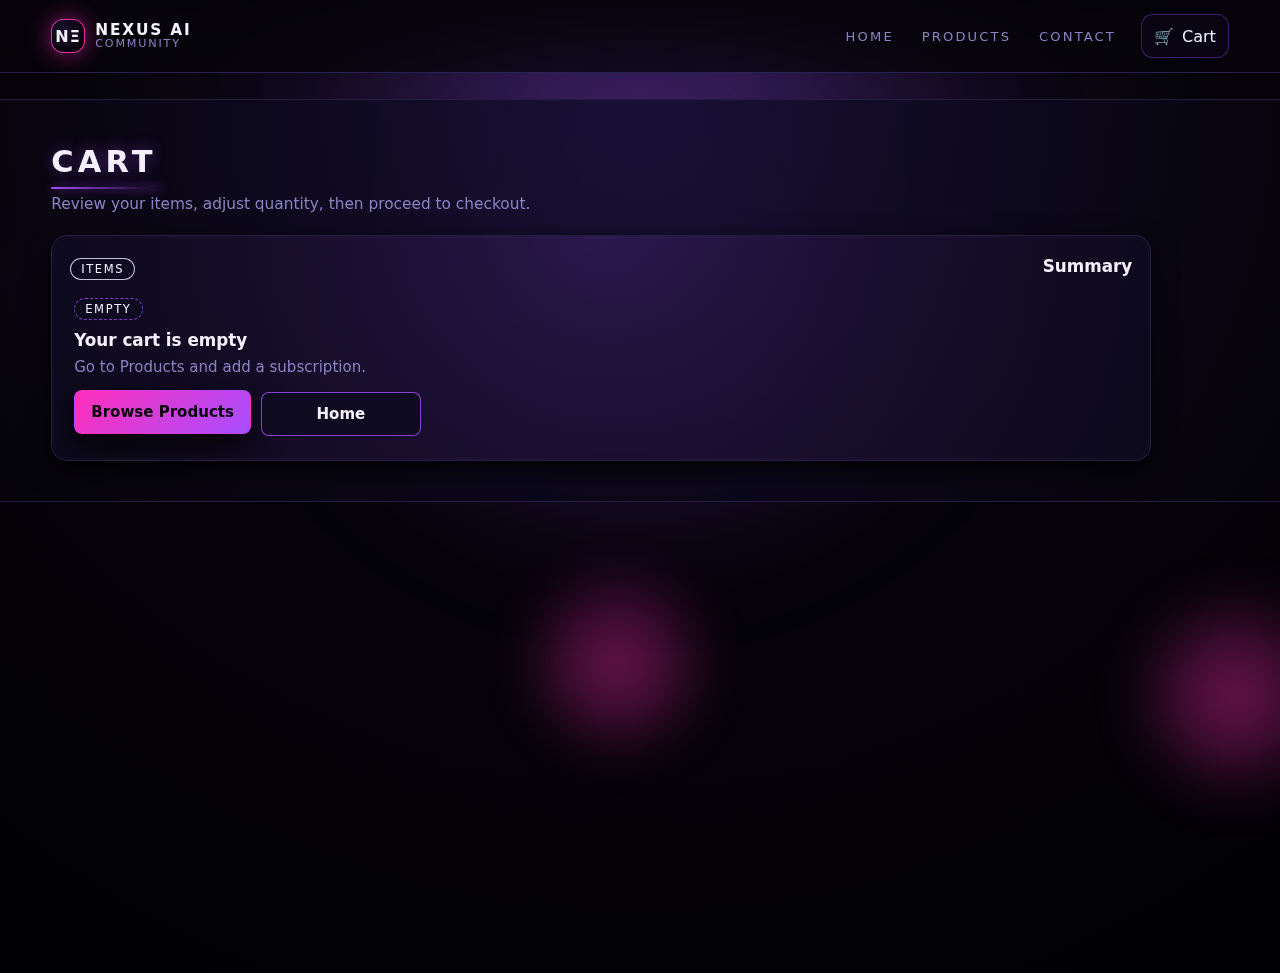
<file: cart.html>
<!DOCTYPE html>
<html lang="en">
<head>
  <meta charset="UTF-8" />
  <title>Nexus AI — Cart</title>
  <meta name="viewport" content="width=device-width, initial-scale=1.0" />
  <link rel="stylesheet" href="style.css" />
</head>
<body>
  <div class="bg-wrap" aria-hidden="true">
    <div class="bg-anim"></div>
    <div class="background-glow"></div>
    <div class="grid-overlay"></div>
    <div class="orb orb-1"></div>
    <div class="orb orb-2"></div>
    <div class="orb orb-3"></div>
  </div>

  <header class="topbar">
    <div class="topbar-inner">
      <a class="brand" href="index.html" aria-label="Nexus AI Home">
        <div class="brand-logo">NΞ</div>
        <div class="brand-text">
          <div class="brand-name">Nexus AI</div>
          <div class="brand-sub">Community</div>
        </div>
      </a>

      <nav class="topnav" aria-label="Primary">
        <a class="toplink" href="index.html">Home</a>
        <a class="toplink" href="products.html">Products</a>
        <a class="toplink" href="contact.html">Contact</a>
      </nav>

      <div class="top-actions">
        <a class="cart-btn" href="cart.html" aria-label="View cart">
          <span class="cart-icon" aria-hidden="true">🛒</span>
          <span class="cart-label">Cart</span>
          <span class="cart-badge" data-cart-badge style="display:none;">0</span>
        </a>

        <button class="nav-toggle" aria-label="Open menu" aria-expanded="false" type="button">
          <span></span><span></span><span></span>
        </button>
      </div>
    </div>

    <div class="topnav-mobile" hidden>
      <a class="toplink" href="index.html">Home</a>
      <a class="toplink" href="products.html">Products</a>
      <a class="toplink" href="contact.html">Contact</a>
    </div>
  </header>

  <main class="page">
    <section class="section reveal reveal-visible">
      <div class="container">
        <h2 class="section-title">Cart</h2>
        <p class="section-subtitle">Review your items, adjust quantity, then proceed to checkout.</p>

        <div class="checkout-stack">
          <div class="card">
            <div class="card-header">
              <span class="pill">Items</span>
              <h3>Summary</h3>
            </div>

            <div id="cartBox"></div>

            <div id="cartActions" class="btn-group" style="margin-top:14px; display:none;">
              <a class="btn btn-ghost btn-compact" href="products.html">Add More</a>
              <a class="btn btn-primary btn-compact" href="checkout.html">Checkout</a>
            </div>
          </div>
        </div>

      </div>
    </section>
  </main>

  <script src="app.js"></script>
</body>
</html>
</file>
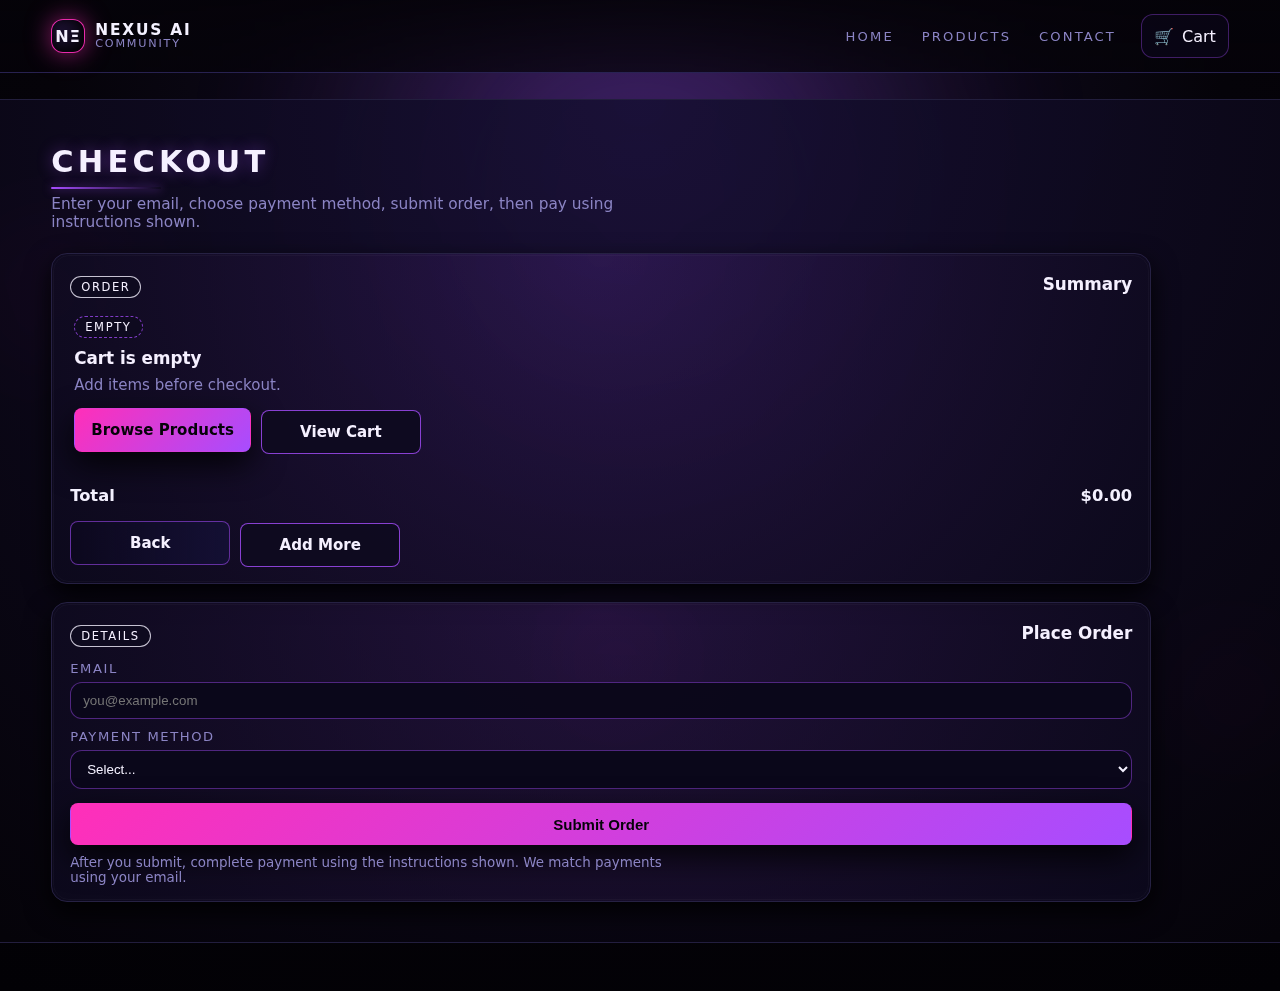
<file: checkout.html>
<!DOCTYPE html>
<html lang="en">
<head>
<meta charset="utf-8"/>
<title>Nexus AI — Checkout</title>
<meta content="width=device-width, initial-scale=1.0" name="viewport"/>
<link href="style.css" rel="stylesheet"/>
</head>
<body>
  <div class="bg-wrap" aria-hidden="true">
    <div class="bg-anim"></div>
    <div class="background-glow"></div>
    <div class="grid-overlay"></div>
    <div class="orb orb-1"></div>
    <div class="orb orb-2"></div>
    <div class="orb orb-3"></div>
  </div>

    <header class="topbar">
    <div class="topbar-inner">
      <a class="brand" href="index.html" aria-label="Nexus AI Home">
        <div class="brand-logo">NΞ</div>
        <div class="brand-text">
          <div class="brand-name">Nexus AI</div>
          <div class="brand-sub">Community</div>
        </div>
      </a>

      <nav class="topnav" aria-label="Primary">
        <a class="toplink" href="index.html">Home</a>
        <a class="toplink" href="products.html">Products</a>
        <a class="toplink" href="contact.html">Contact</a>
      </nav>

      <div class="top-actions">
        <a class="cart-btn" href="cart.html" aria-label="View cart">
          <span class="cart-icon" aria-hidden="true">🛒</span>
          <span class="cart-label">Cart</span>
          <span class="cart-badge" data-cart-badge style="display:none;">0</span>
        </a>

        <button class="nav-toggle" aria-label="Open menu" aria-expanded="false" type="button">
          <span></span><span></span><span></span>
        </button>
      </div>
    </div>

    <div class="topnav-mobile" hidden>
      <a class="toplink" href="index.html">Home</a>
      <a class="toplink" href="products.html">Products</a>
        <a class="toplink" href="contact.html">Contact</a>
    </div>
  </header>
<main class="page" id="cart">
<section class="section reveal reveal-visible">
<div class="container">
<h2 class="section-title">Checkout</h2>
<p class="section-subtitle">Enter your email, choose payment method, submit order, then pay using instructions shown.</p>
<div class="checkout-stack">
<div class="card">
<div class="card-header">
<span class="pill">Order</span>
<h3>Summary</h3>
</div>
<div id="summary"></div>
<div class="cart-total" style="margin-top:12px;">
<span>Total</span>
<span id="total">$0.00</span>
</div>
<div class="btn-group" style="margin-top:14px;">
<a class="btn btn-ghost btn-compact" href="cart.html">Back</a>
<a class="btn btn-card btn-compact" href="products.html">Add More</a>
</div>
</div>
<div class="card">
<div class="card-header">
<span class="pill">Details</span>
<h3>Place Order</h3>
</div>
<form action="success.html" data-netlify="true" id="orderForm" method="POST" name="order" netlify-honeypot="bot-field">
<input name="form-name" type="hidden" value="order"/>
<p style="display:none;">
<label>Don’t fill this out: <input name="bot-field"/></label>
</p>
<label class="form-label">Email</label>
<input class="form-input" name="customer_email" placeholder="you@example.com" required="" type="email"/>
<label class="form-label">Payment Method</label>
<select class="form-input" id="payMethod" name="payment_method" required="">
<option value="">Select...</option>
<option value="CashApp">CashApp</option>
<option value="Venmo">Venmo</option>
<option value="PayPal">PayPal</option>
</select>
<input id="orderItems" name="order_items" type="hidden"/>
<input id="orderTotal" name="order_total" type="hidden"/>
<div class="pay-instructions" id="payBox" style="display:none; margin-top:14px;"></div>
<button class="btn btn-primary" style="margin-top:14px; width:100%;" type="submit">
                Submit Order
              </button>
</form>
<div class="payments-note" style="margin-top:10px;">
              After you submit, complete payment using the instructions shown. We match payments using your email.
            </div>
</div>
</div>
</div>
</section>
</main>

  <script src="app.js"></script>
  <script>
document.addEventListener("DOMContentLoaded", () => {
  const sel = document.getElementById("payMethod");
  const box = document.getElementById("payBox");
  if (!sel || !box) return;

  const render = () => {
    const method = sel.value || "";
    if (!method) {
      box.style.display = "none";
      box.innerHTML = "";
      return;
    }

    const total = (window.money ? window.money(window.cartTotal()) : "$" + (window.cartTotal ? window.cartTotal().toFixed(2) : "0.00"));
    box.style.display = "block";
    box.innerHTML = `
      <div class="pill pill-outline">${method} Instructions</div>
      <div class="pay-note">
        After you submit your order, open a <b>Purchase Ticket</b> in our Discord and send <b>${total}</b> using <b>${method}</b>.
        Use the <b>same email</b> you entered on this form so we can match your payment quickly.
      </div>
      <div class="btn-group" style="margin-top:10px;">
        <a class="btn btn-card btn-compact" href="https://discord.gg/E5k4tfnYwZ" target="_blank" rel="noopener">Open Discord</a>
      </div>
    `;
  };

  sel.addEventListener("change", render);
  render();
});
  </script>

</body>
</html>
</file>
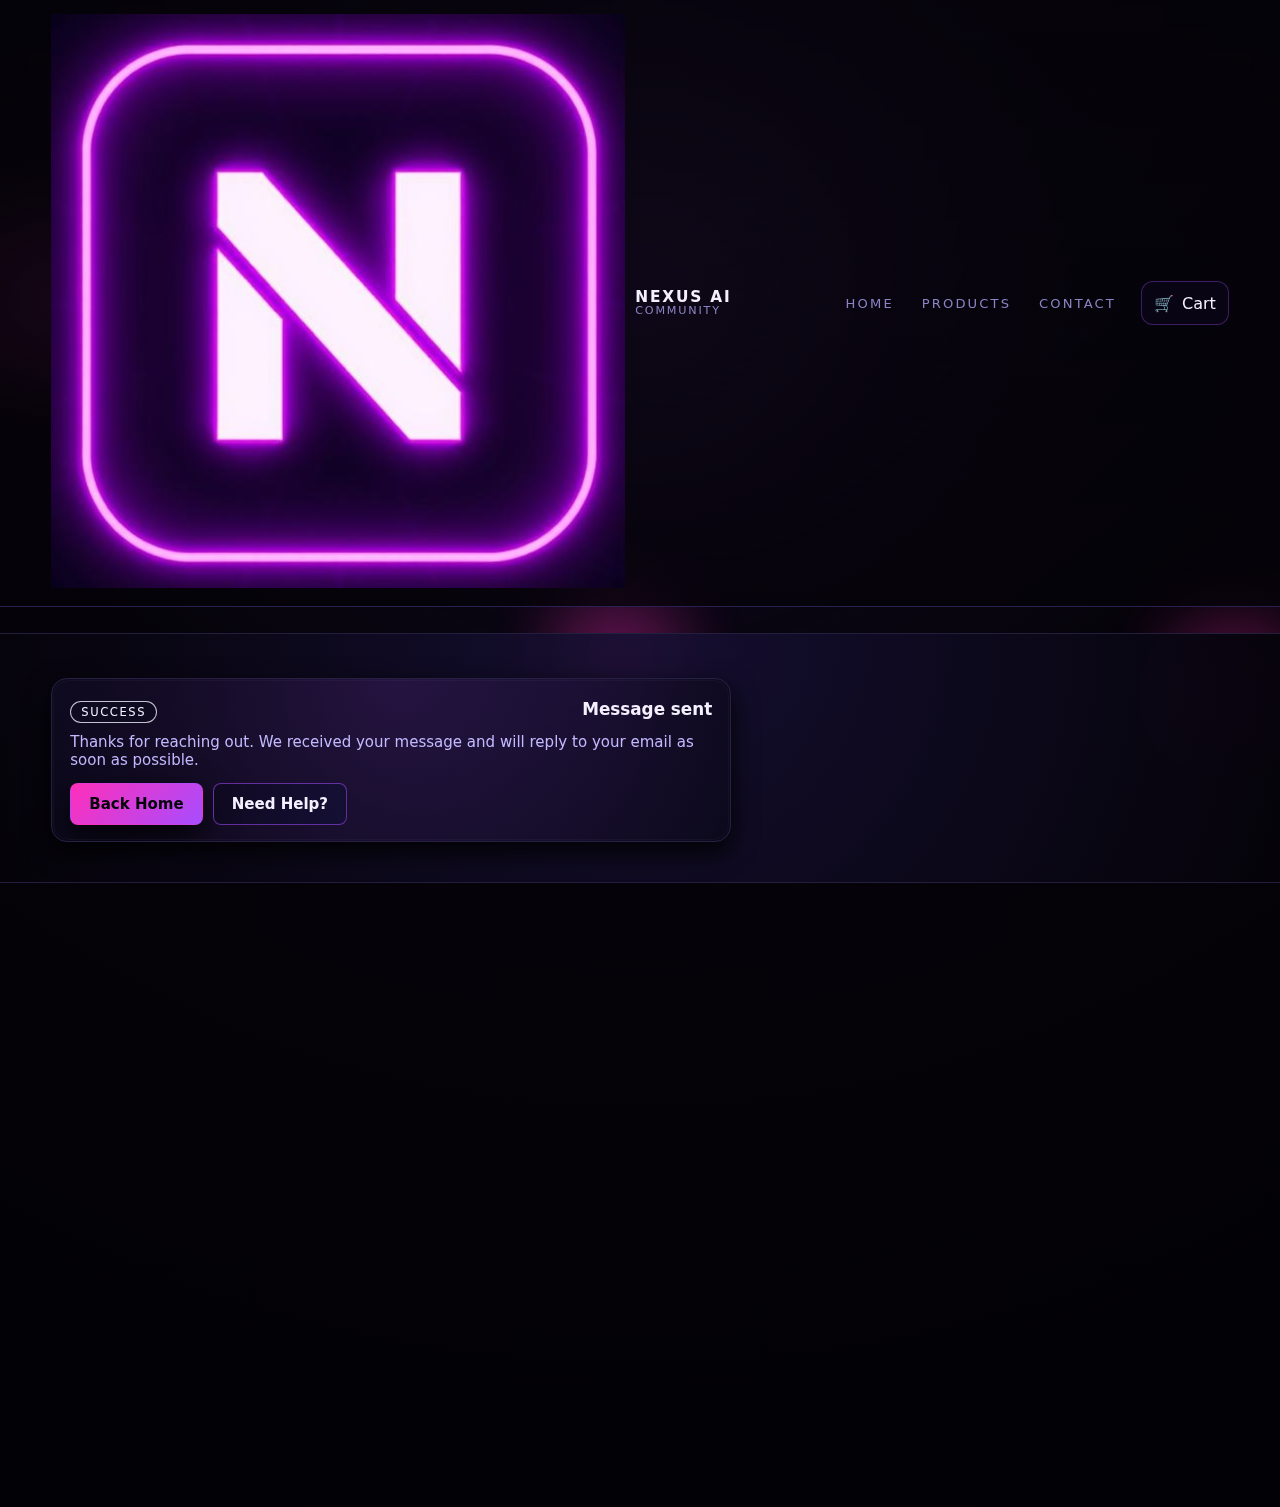
<file: contact-success.html>
<!DOCTYPE html>
<html lang="en">
<head>
  <meta charset="UTF-8" />
  <title>Nexus AI — Success</title>
  <meta name="viewport" content="width=device-width, initial-scale=1.0" />
  <link rel="stylesheet" href="style.css" />
</head>

<body data-page="success">
  <div class="background-glow"></div>
  <div class="grid-overlay"></div>
  <div class="orb orb-1"></div>
  <div class="orb orb-2"></div>
  <div class="orb orb-3"></div>

  <header class="topbar">
    <div class="topbar-inner">
      <a class="brand" href="index.html">
        <div class="logo">
          <img src="assets/logos/Logo.jpg" alt="Nexus AI" class="logo-image">
        </div>
        <div class="brand-text">
          <div class="brand-name">Nexus AI</div>
          <div class="brand-sub">Community</div>
        </div>
      </a>

      <nav class="topnav">
        <a class="toplink" href="index.html">Home</a>
        <a class="toplink" href="index.html">Products</a>
        <a class="toplink" href="contact.html">Contact</a>
      </nav>

      <div class="top-actions">
        <a class="cart-btn" href="cart.html">
          <span class="cart-icon">🛒</span>
          <span>Cart</span>
          <span class="cart-badge" data-cart-badge style="display:none;">0</span>
        </a>
      </div>
    </div>
  </header>

  <main class="page">
    <section class="section reveal reveal-visible">
      <div class="container">
        <div class="cards">
          <div class="card" style="width:min(680px,100%);">
            <div class="card-header">
              <span class="pill pill-online">Success</span>
              <h3>Message sent</h3>
            </div>
            <p style="color:var(--text-soft);">
              Thanks for reaching out. We received your message and will reply to your email as soon as possible.</p>

            <div class="btn-group" style="margin-top:14px;">
              <a class="btn btn-primary" href="products.html">Back Home</a>
              <a class="btn btn-ghost" href="contact.html">Need Help?</a>
            </div>
          </div>
        </div>
      </div>
    </section>
  </main>

  <script src="app.js"></script>
</body>
</html>
</file>
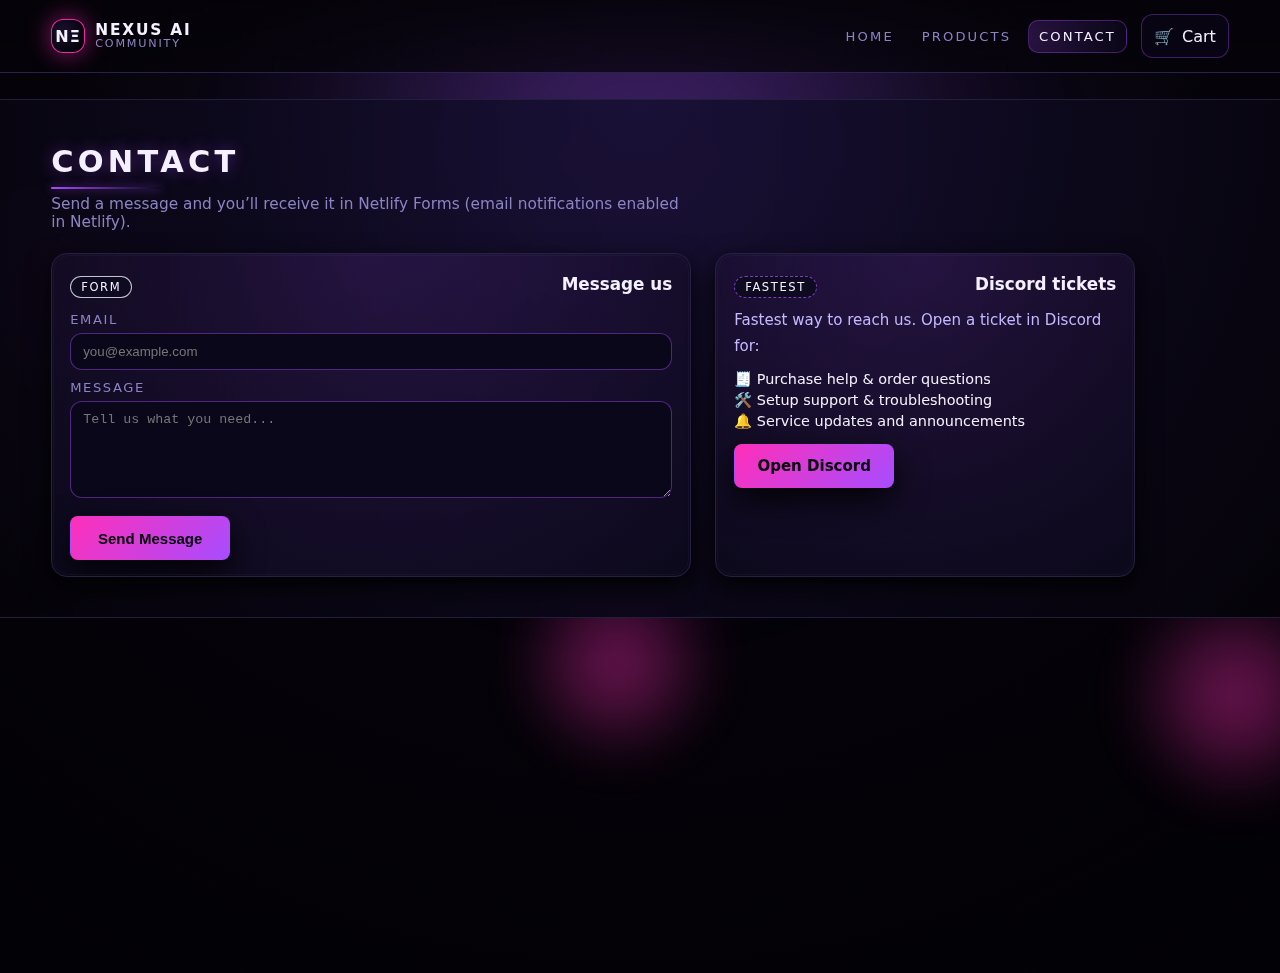
<file: contact.html>
<!DOCTYPE html>
<html lang="en">
<head>
  <meta charset="UTF-8" />
  <title>Nexus AI — Contact</title>
  <meta name="viewport" content="width=device-width, initial-scale=1.0" />
  <link rel="stylesheet" href="style.css" />
</head>

<body data-page="contact">
  <div class="background-glow"></div>
  <div class="grid-overlay"></div>
  <div class="orb orb-1"></div>
  <div class="orb orb-2"></div>
  <div class="orb orb-3"></div>

    <header class="topbar">
    <div class="topbar-inner">
      <a class="brand" href="index.html" aria-label="Nexus AI Home">
        <div class="brand-logo">NΞ</div>
        <div class="brand-text">
          <div class="brand-name">Nexus AI</div>
          <div class="brand-sub">Community</div>
        </div>
      </a>

      <nav class="topnav" aria-label="Primary">
        <a class="toplink" href="index.html">Home</a>
        <a class="toplink" href="products.html">Products</a>
        <a class="toplink" href="contact.html">Contact</a>
      </nav>

      <div class="top-actions">
        <a class="cart-btn" href="cart.html" aria-label="View cart">
          <span class="cart-icon" aria-hidden="true">🛒</span>
          <span class="cart-label">Cart</span>
          <span class="cart-badge" data-cart-badge style="display:none;">0</span>
        </a>

        <button class="nav-toggle" aria-label="Open menu" aria-expanded="false" type="button">
          <span></span><span></span><span></span>
        </button>
      </div>
    </div>

    <div class="topnav-mobile" hidden>
      <a class="toplink" href="index.html">Home</a>
      <a class="toplink" href="products.html">Products</a>
        <a class="toplink" href="contact.html">Contact</a>
    </div>
  </header>
<main class="page">
    <section class="section reveal reveal-visible">
      <div class="container">
        <h2 class="section-title">Contact</h2>
        <p class="section-subtitle">Send a message and you’ll receive it in Netlify Forms (email notifications enabled in Netlify).</p>

        <div class="cards">
<div class="card" style="width:min(640px,100%);">
            <div class="card-header">
              <span class="pill">Form</span>
              <h3>Message us</h3>
            </div>

            <form name="contact" method="POST" data-netlify="true" netlify-honeypot="bot-field" action="/success.html">
              <input type="hidden" name="form-name" value="contact" />
              <p style="display:none;">
                <label>Don’t fill this out: <input name="bot-field" /></label>
              </p>

              <label class="form-label">Email</label>
              <input class="form-input" type="email" name="email" required placeholder="you@example.com" />

              <label class="form-label">Message</label>
              <textarea class="form-input" name="message" rows="5" required placeholder="Tell us what you need..."></textarea>

              <button class="btn btn-primary btn-compact" type="submit" style="margin-top:14px;">
                Send Message
              </button>
            </form>
          </div>

          <div class="card" style="width:min(420px,100%);">
            <div class="card-header">
              <span class="pill pill-outline">Fastest</span>
              <h3 id="discord-tickets">Discord tickets</h3>
            </div>
            <p style="color:var(--text-soft);line-height:1.7;">Fastest way to reach us. Open a ticket in Discord for:</p>
            <ul class="card-list" style="margin-top:10px;">
              <li>🧾 Purchase help & order questions</li>
              <li>🛠️ Setup support & troubleshooting</li>
              <li>🔔 Service updates and announcements</li>
            </ul>
            <div class="btn-group" style="margin-top:14px;">
              <a class="btn btn-primary btn-compact" href="https://discord.gg/E5k4tfnYwZ" target="_blank" rel="noopener">Open Discord</a>
            </div>
          </div>
        </div>

      </div>
    </section>
  </main>

  <script src="app.js"></script>
</body>
</html>
</file>
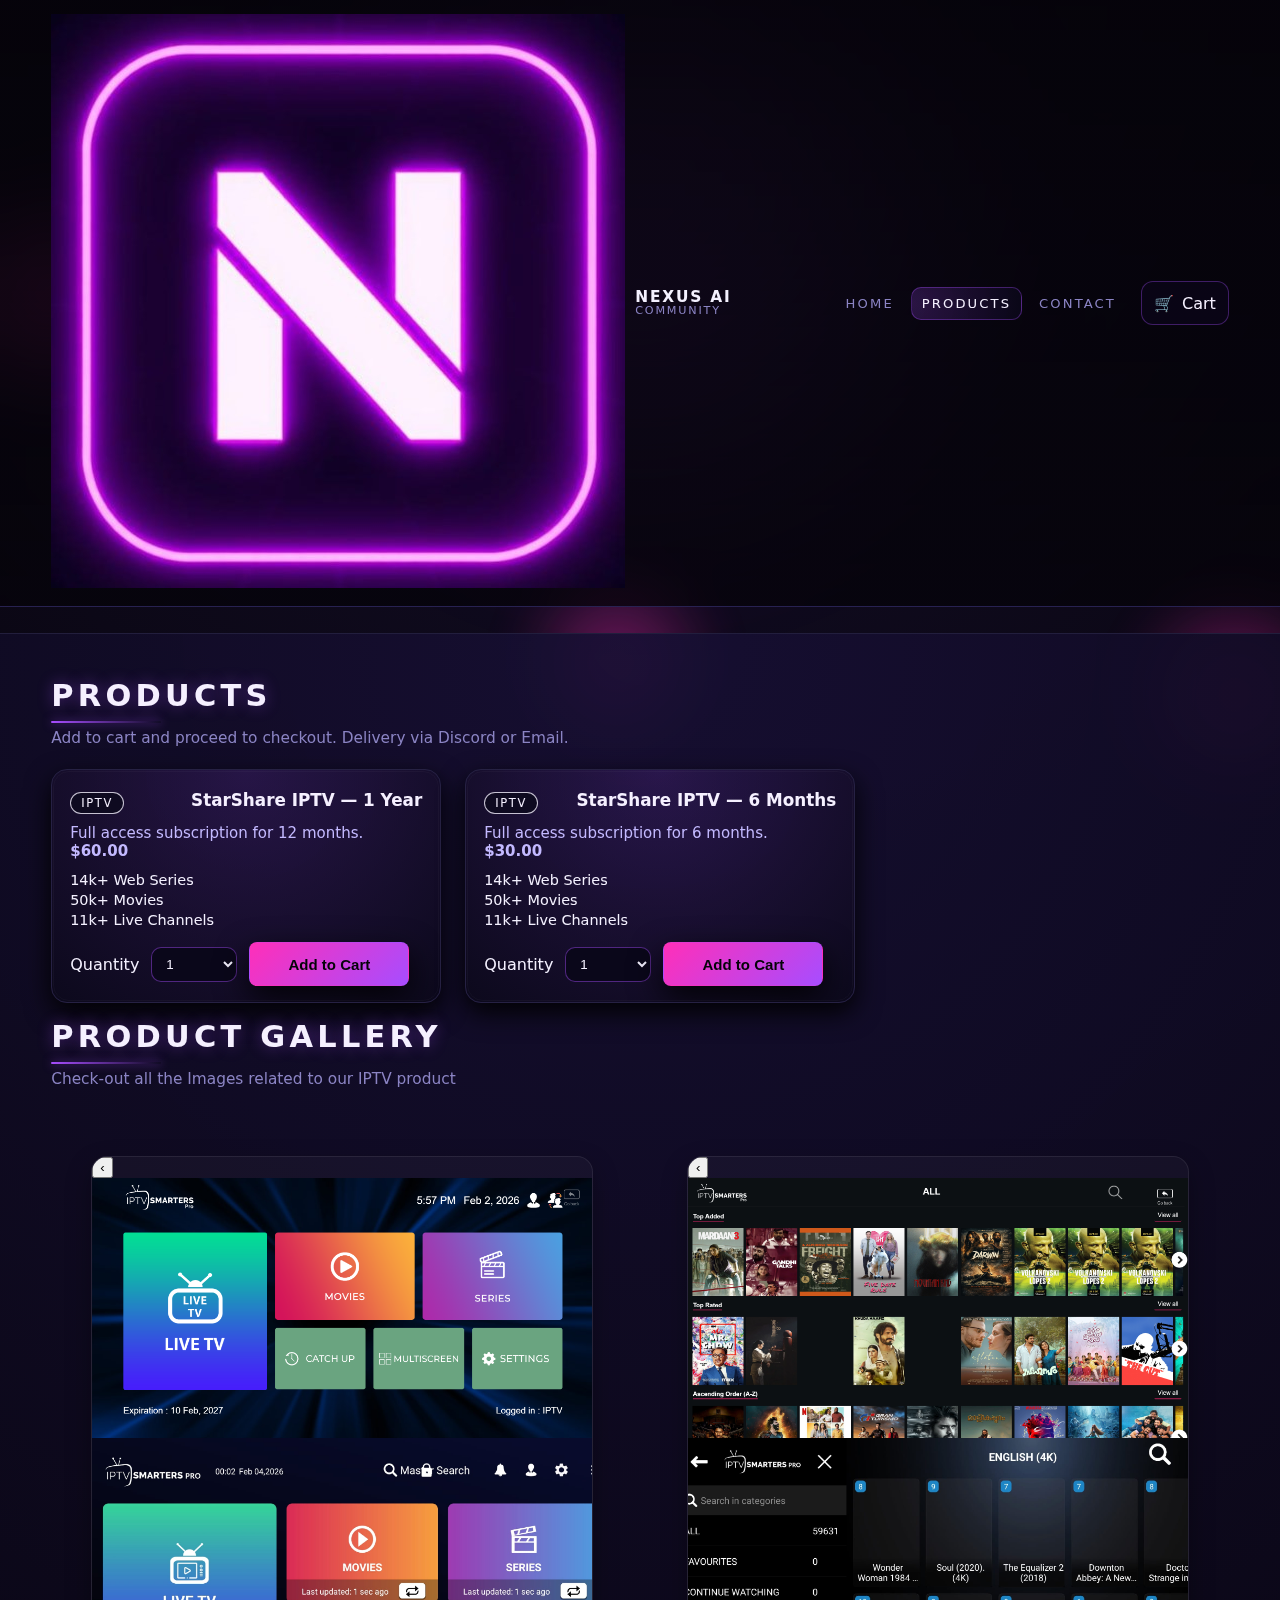
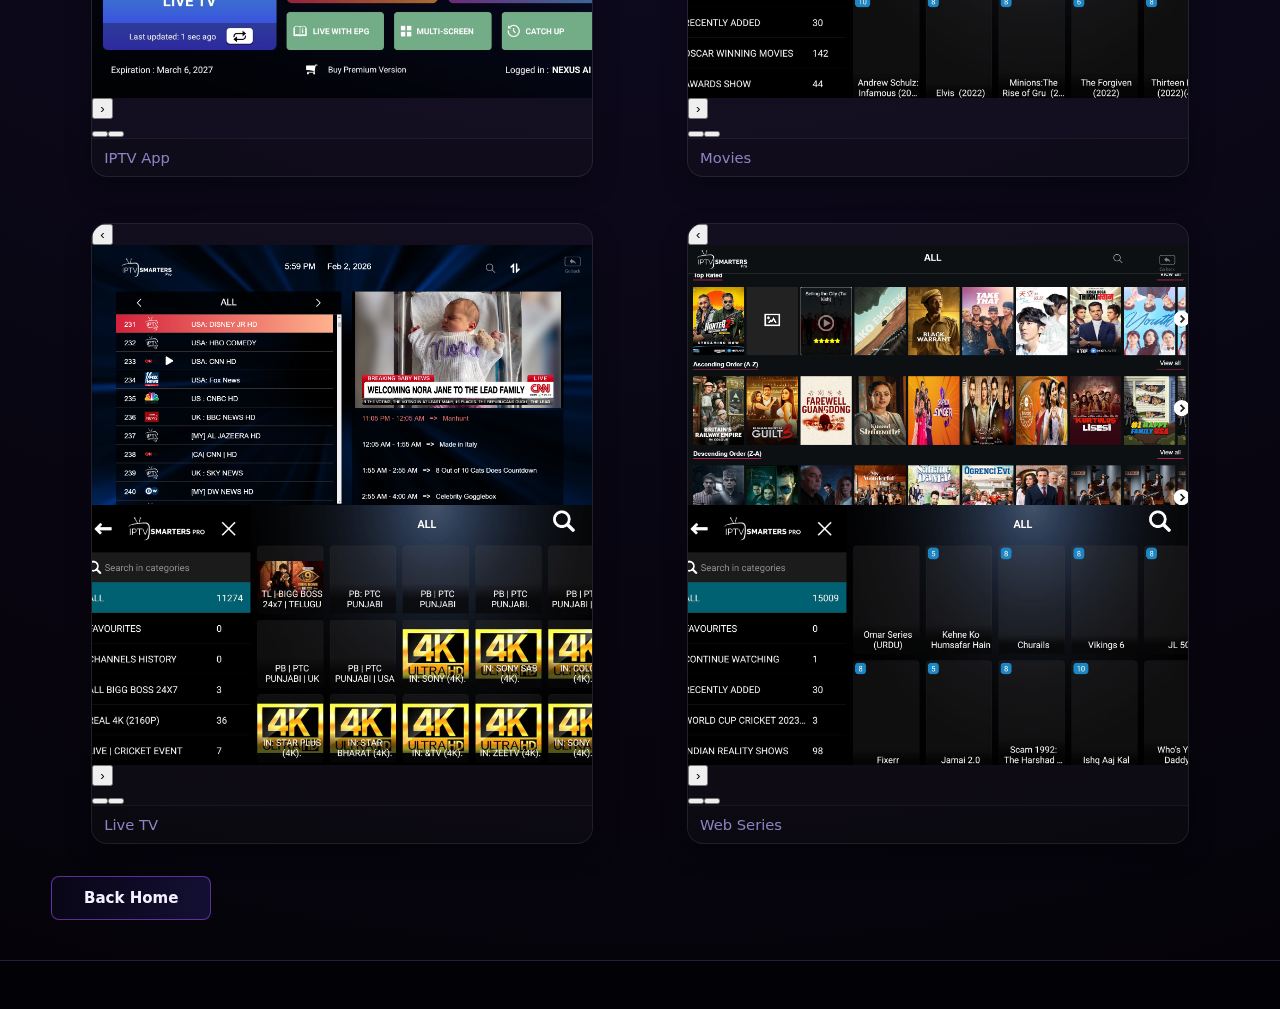
<file: products.html>
<!DOCTYPE html>

<html lang="en">
<head>
<meta charset="utf-8"/>
<title>Nexus AI — Products</title>
<meta content="width=device-width, initial-scale=1.0" name="viewport"/>
<link href="style.css" rel="stylesheet"/>
</head>
<body>
<div aria-hidden="true" class="bg-wrap">
<div class="bg-anim"></div>
<div class="background-glow"></div>
<div class="grid-overlay"></div>
<div class="orb orb-1"></div>
<div class="orb orb-2"></div>
<div class="orb orb-3"></div>
</div>
<header class="topbar">
<div class="topbar-inner">
<a aria-label="Nexus AI Home" class="brand" href="index.html">
<div class="logo">
  <img src="assets/logos/Logo.jpg" alt="Nexus AI" class="logo-image">
</div>
<div class="brand-text">
<div class="brand-name">Nexus AI</div>
<div class="brand-sub">Community</div>
</div>
</a>
<nav aria-label="Primary" class="topnav">
<a class="toplink" href="index.html">Home</a>
<a class="toplink" href="products.html">Products</a>
<a class="toplink" href="contact.html">Contact</a>
</nav>
<div class="top-actions">
<a aria-label="View cart" class="cart-btn" href="cart.html">
<span aria-hidden="true" class="cart-icon">🛒</span>
<span class="cart-label">Cart</span>
<span class="cart-badge" data-cart-badge="" style="display:none;">0</span>
</a>
<button aria-expanded="false" aria-label="Open menu" class="nav-toggle" type="button">
<span></span><span></span><span></span>
</button>
</div>
</div>
<div class="topnav-mobile" hidden="">
<a class="toplink" href="index.html">Home</a>
<a class="toplink" href="products.html">Products</a>
<a class="toplink" href="contact.html">Contact</a>
</div>
</header>
<main class="page">
<section class="section reveal reveal-visible">
<div class="container">
<h2 class="section-title">Products</h2>
<p class="section-subtitle">
          Add to cart and proceed to checkout. Delivery via Discord or Email.
        </p>
<div class="cards">
<div class="card">
<div class="card-header">
<span class="pill">IPTV</span>
<h3>StarShare IPTV — 1 Year</h3>
</div>
<p>
              Full access subscription for 12 months.
              <br/><b>$60.00</b>
</p>
<ul class="card-list">
<li>14k+ Web Series</li>
<li>50k+ Movies</li>
<li>11k+ Live Channels</li>
</ul>
<div class="btn-group product-actions"><label class="sr-only" for="qty-starshare_1y">Quantity</label><select aria-label="Quantity" class="cart-qty-select" id="qty-starshare_1y"><option selected="selected" value="1">1</option><option value="2">2</option><option value="3">3</option><option value="4">4</option><option value="5">5</option><option value="6">6</option><option value="7">7</option><option value="8">8</option><option value="9">9</option><option value="10">10</option><option value="11">11</option><option value="12">12</option><option value="13">13</option><option value="14">14</option><option value="15">15</option><option value="16">16</option><option value="17">17</option><option value="18">18</option><option value="19">19</option><option value="20">20</option></select><button class="btn btn-primary btn-compact" onclick="addToCart({id:'starshare_1y', name:'StarShare IPTV - 1 Year', price:60}, document.getElementById('qty-starshare_1y').value)">Add to Cart</button></div>
</div>
<div class="card">
<div class="card-header">
<span class="pill">IPTV</span>
<h3>StarShare IPTV — 6 Months</h3>
</div>
<p>
              Full access subscription for 6 months.
              <br/><b>$30.00</b>
</p>
<ul class="card-list">
<li>14k+ Web Series</li>
<li>50k+ Movies</li>
<li>11k+ Live Channels</li>
</ul>
<div class="btn-group product-actions"><label class="sr-only" for="qty-starshare_6m">Quantity</label><select aria-label="Quantity" class="cart-qty-select" id="qty-starshare_6m"><option selected="selected" value="1">1</option><option value="2">2</option><option value="3">3</option><option value="4">4</option><option value="5">5</option><option value="6">6</option><option value="7">7</option><option value="8">8</option><option value="9">9</option><option value="10">10</option><option value="11">11</option><option value="12">12</option><option value="13">13</option><option value="14">14</option><option value="15">15</option><option value="16">16</option><option value="17">17</option><option value="18">18</option><option value="19">19</option><option value="20">20</option></select><button class="btn btn-primary btn-compact" onclick="addToCart({id:'starshare_6m', name:'StarShare IPTV - 6 Months', price:30}, document.getElementById('qty-starshare_6m').value)">Add to Cart</button></div>
</div>
</div>
<p></p>
<p></p>

<h2 class="section-title">Product Gallery</h2>
<p class="section-subtitle">
          Check-out all the Images related to our IPTV product
        </p>
<div class="gallery-block" style="margin-top:26px;">
<div class="card-header" style="padding:0; margin-bottom:10px;">
</div>

<div class="gallery-block" style="margin-top:26px;">

  <div aria-label="Product gallery" class="media-grid">

    <!-- IPTV -->
    <figure class="media-tile media-carousel"
      data-interval="2000"
      data-carousel='{
        "title": "IPTV App",
        "items": [
          {"type":"image","src":"assets/gallery/IPTV/1.png","alt":"IPTV preview 1"},
          {"type":"image","src":"assets/gallery/IPTV/2.png","alt":"IPTV preview 2"}
        ]
      }'>
      <div class="carousel-viewport">
        <button class="carousel-btn prev" type="button" aria-label="Previous">‹</button>
        <div class="carousel-track" aria-label="Carousel slides"></div>
        <button class="carousel-btn next" type="button" aria-label="Next">›</button>

        <div class="carousel-dots" aria-label="Carousel pagination"></div>
      </div>
      <figcaption>IPTV App</figcaption>
    </figure>

    <!-- Movies -->
    <figure class="media-tile media-carousel"
      data-interval="2000"
      data-carousel='{
        "title": "Movies",
        "items": [
          {"type":"image","src":"assets/gallery/Movies/1.png","alt":"Movies preview 1"},
          {"type":"image","src":"assets/gallery/Movies/2.png","alt":"Movies preview 2"}
        ]
      }'>
      <div class="carousel-viewport">
        <button class="carousel-btn prev" type="button" aria-label="Previous">‹</button>
        <div class="carousel-track" aria-label="Carousel slides"></div>
        <button class="carousel-btn next" type="button" aria-label="Next">›</button>

        <div class="carousel-dots" aria-label="Carousel pagination"></div>
      </div>
      <figcaption>Movies</figcaption>
    </figure>

    <!-- Live TV -->
    <figure class="media-tile media-carousel"
      data-interval="2000"
      data-carousel='{
        "title": "Live TV",
        "items": [
          {"type":"image","src":"assets/gallery/LiveTV/1.png","alt":"Live TV preview 1"},
          {"type":"image","src":"assets/gallery/LiveTV/2.png","alt":"Live TV preview 2"}
        ]
      }'>
      <div class="carousel-viewport">
        <button class="carousel-btn prev" type="button" aria-label="Previous">‹</button>
        <div class="carousel-track" aria-label="Carousel slides"></div>
        <button class="carousel-btn next" type="button" aria-label="Next">›</button>

        <div class="carousel-dots" aria-label="Carousel pagination"></div>
      </div>
      <figcaption>Live TV</figcaption>
    </figure>

    <!-- Web Series -->
    <figure class="media-tile media-carousel"
      data-interval="2000"
      data-carousel='{
        "title": "Web Series",
        "items": [
          {"type":"image","src":"assets/gallery/WebSeries/1.png","alt":"Web Series preview 1"},
          {"type":"image","src":"assets/gallery/WebSeries/2.png","alt":"Web Series preview 2"}
        ]
      }'>
      <div class="carousel-viewport">
        <button class="carousel-btn prev" type="button" aria-label="Previous">‹</button>
        <div class="carousel-track" aria-label="Carousel slides"></div>
        <button class="carousel-btn next" type="button" aria-label="Next">›</button>

        <div class="carousel-dots" aria-label="Carousel pagination"></div>
      </div>
      <figcaption>Web Series</figcaption>
    </figure>
  </div>
</div>
</div>
<div class="btn-group" style="margin-top:16px;">
<a class="btn btn-ghost btn-compact" href="index.html">Back Home</a>
</div>
</div>
</section>
</main>
<script src="app.js"></script>
</body>
</html>
</file>
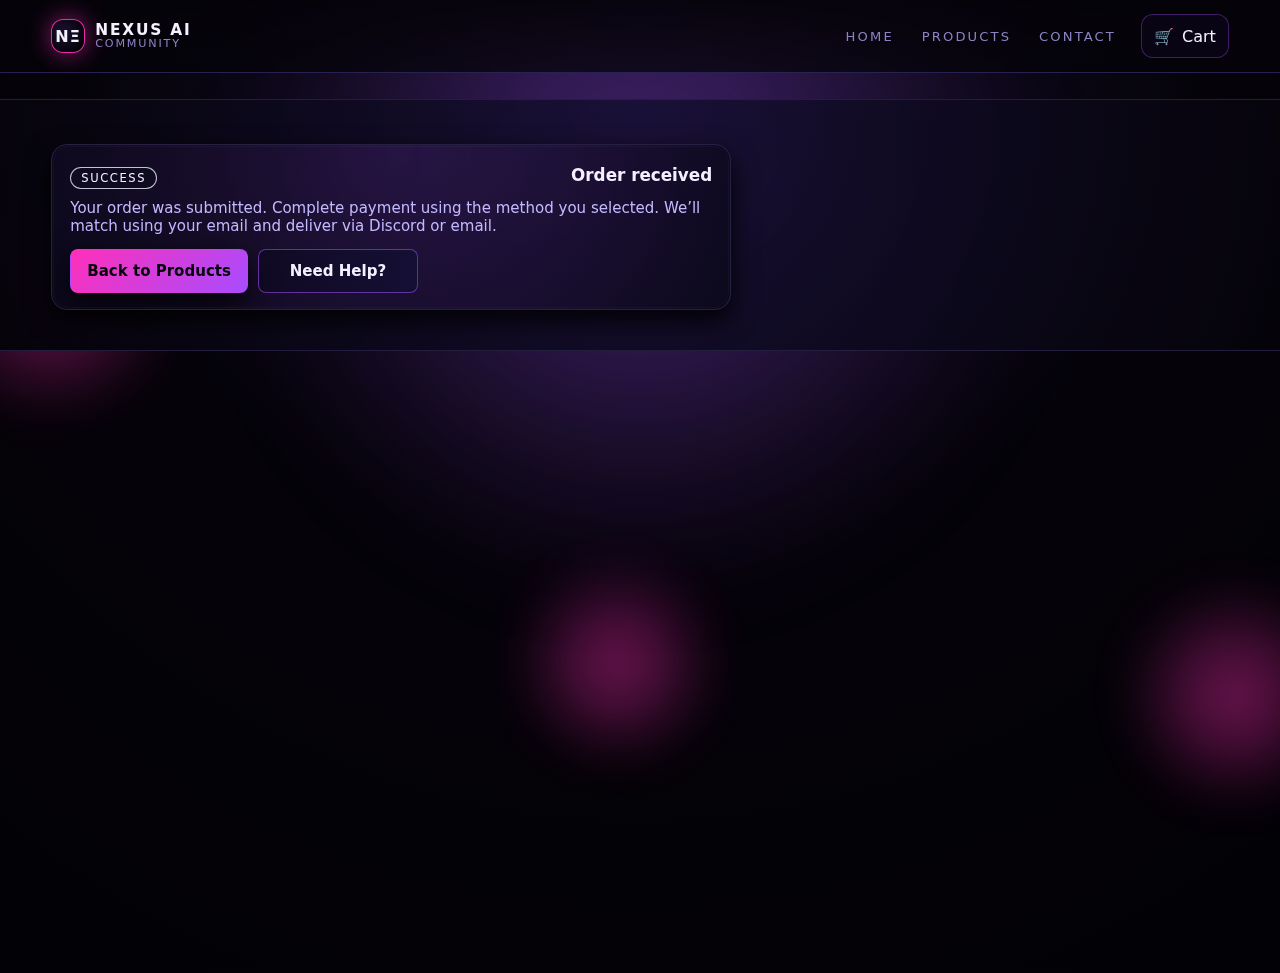
<file: success.html>
<!DOCTYPE html>
<html lang="en">
<head>
  <meta charset="UTF-8" />
  <title>Nexus AI — Success</title>
  <meta name="viewport" content="width=device-width, initial-scale=1.0" />
  <link rel="stylesheet" href="style.css" />
</head>

<body data-page="success">
  <div class="background-glow"></div>
  <div class="grid-overlay"></div>
  <div class="orb orb-1"></div>
  <div class="orb orb-2"></div>
  <div class="orb orb-3"></div>

    <header class="topbar">
    <div class="topbar-inner">
      <a class="brand" href="index.html" aria-label="Nexus AI Home">
        <div class="brand-logo">NΞ</div>
        <div class="brand-text">
          <div class="brand-name">Nexus AI</div>
          <div class="brand-sub">Community</div>
        </div>
      </a>

      <nav class="topnav" aria-label="Primary">
        <a class="toplink" href="index.html">Home</a>
        <a class="toplink" href="products.html">Products</a>
        <a class="toplink" href="contact.html">Contact</a>
      </nav>

      <div class="top-actions">
        <a class="cart-btn" href="cart.html" aria-label="View cart">
          <span class="cart-icon" aria-hidden="true">🛒</span>
          <span class="cart-label">Cart</span>
          <span class="cart-badge" data-cart-badge style="display:none;">0</span>
        </a>

        <button class="nav-toggle" aria-label="Open menu" aria-expanded="false" type="button">
          <span></span><span></span><span></span>
        </button>
      </div>
    </div>

    <div class="topnav-mobile" hidden>
      <a class="toplink" href="index.html">Home</a>
      <a class="toplink" href="products.html">Products</a>
        <a class="toplink" href="contact.html">Contact</a>
    </div>
  </header>
<main class="page">
    <section class="section reveal reveal-visible">
      <div class="container">
        <div class="cards">
          <div class="card" style="width:min(680px,100%);">
            <div class="card-header">
              <span class="pill pill-online">Success</span>
              <h3>Order received</h3>
            </div>
            <p style="color:var(--text-soft);">
              Your order was submitted. Complete payment using the method you selected.
              We’ll match using your email and deliver via Discord or email.
            </p>

            <div class="btn-group" style="margin-top:14px;">
              <a class="btn btn-primary btn-compact" href="products.html">Back to Products</a>
              <a class="btn btn-ghost btn-compact" href="contact.html">Need Help?</a>
            </div>
          </div>
        </div>
      </div>
    </section>
  </main>

  <script src="app.js"></script>
</body>
</html>
</file>
<file: style.css>
/* ----------------------------------
   NEXUS AI – CHERAX STYLE THEME
---------------------------------- */

/* DESIGN TOKENS */
:root {
    /* Backgrounds */
    --bg: #050309;
    --bg-elevated: #070512;
    --bg-card: #0c091c;
    --bg-card-soft: #120e26;

    /* Borders & lines */
    --border-subtle: #262143;
    --border-strong: #a74dff;

    /* Accent colors (Cherax-ish) */
    --accent: #a74dff;        /* main purple */
    --accent-soft: #ff2fb9;   /* magenta */
    --accent-alt: #3dbfff;    /* cyan detail */
    --accent-strong: #f5f0ff; /* bright text */

    /* Text */
    --text-main: #f4f1ff;
    --text-soft: #c3b9ff;
    --text-muted: #8b84c4;

    /* Radii */
    --radius-lg: 16px;
    --radius-md: 10px;
    --radius-pill: 999px;

    /* Shadows */
    --shadow-soft: 0 12px 32px rgba(0, 0, 0, 0.85);
    --shadow-strong: 0 22px 50px rgba(0, 0, 0, 0.95);

    /* Motion */
    --transition-fast: 0.16s ease-out;
    --transition-med: 0.28s ease-out;
}

/* RESET & BASE -------------------------------- */

*,
*::before,
*::after {
    box-sizing: border-box;
}

html,
body {
    margin: 0;
    padding: 0;
    scroll-behavior: smooth;
}

body {
    font-family: system-ui, -apple-system, BlinkMacSystemFont, "Segoe UI", sans-serif;
    background: radial-gradient(circle at top, #17102d 0, #050309 50%, #020105 100%);
    color: var(--text-main);
    overflow-x: hidden;
}

/* Scrollbar */
::-webkit-scrollbar {
    width: 8px;
}
::-webkit-scrollbar-track {
    background: #050309;
}
::-webkit-scrollbar-thumb {
    background: #241e41;
    border-radius: 999px;
}
::-webkit-scrollbar-thumb:hover {
    background: #2f2854;
}

/* Layout container */
.container {
    width: 92%;
    max-width: 1180px;
    margin: 0 auto;
}

/* BACKGROUND FX -------------------------------- */

.background-glow {
    position: fixed;
    top: -160px;
    left: 50%;
    transform: translateX(-50%);
    width: 720px;
    height: 720px;
    background: radial-gradient(circle, rgba(167,77,255,0.45) 0%, transparent 70%);
    filter: blur(95px);
    opacity: 0.9;
    z-index: -3;
    pointer-events: none;
}

.grid-overlay {
    position: fixed;
    inset: 0;
    background-image:
        linear-gradient(rgba(90, 70, 150, 0.22) 1px, transparent 1px),
        linear-gradient(90deg, rgba(90, 70, 150, 0.22) 1px, transparent 1px);
    background-size: 52px 52px;
    opacity: 0.12;
    mix-blend-mode: soft-light;
    z-index: -4;
    pointer-events: none;
}

.orb {
    position: fixed;
    border-radius: 50%;
    filter: blur(26px);
    pointer-events: none;
    z-index: -2;
    background: radial-gradient(circle, rgba(255,47,185,0.55) 0, transparent 70%);
    opacity: 0.85;
    animation: float 14s ease-in-out infinite alternate;
}
.orb-1 {
    width: 260px;
    height: 260px;
    top: 18%;
    left: -80px;
}
.orb-2 {
    width: 230px;
    height: 230px;
    bottom: 10%;
    right: -70px;
    animation-delay: 3s;
}
.orb-3 {
    width: 210px;
    height: 210px;
    top: 62%;
    left: 40%;
    animation-delay: 6s;
}

@keyframes float {
    0% { transform: translate3d(0, 0, 0); }
    100% { transform: translate3d(24px, -30px, 0); }
}

/* SIDEBAR -------------------------------- */

.sidebar {
    position: fixed;
    top: 0;
    left: 0;
    width: 250px;
    height: 100vh;
    background: linear-gradient(to bottom, #050309, #050309f0, #050309e0);
    border-right: 1px solid rgba(70, 60, 140, 0.9);
    box-shadow: 0 0 32px rgba(0,0,0,0.95);
    z-index: 50;
}

.sidebar-inner {
    height: 100%;
    display: flex;
    flex-direction: column;
    padding: 18px 16px 16px;
}

/* Logo block */
.logo-block {
    display: flex;
    align-items: center;
    gap: 10px;
    margin-bottom: 18px;
}
.logo-symbol {
    width: 34px;
    height: 34px;
    border-radius: 12px;
    border: 1px solid rgba(255,47,185,0.9);
    display: flex;
    align-items: center;
    justify-content: center;
    font-size: 0.9rem;
    color: var(--accent-strong);
    box-shadow: 0 0 24px rgba(255,47,185,0.7), inset 0 0 12px rgba(0,0,0,0.9);
    text-shadow: 0 0 12px rgba(255,47,185,0.9);
    letter-spacing: 0.06em;
    background: radial-gradient(circle at top left, #24153f, #050309);
}
.logo-text-group {
    display: flex;
    flex-direction: column;
}
.logo-main {
    margin: 0;
    font-size: 1.35rem;
    letter-spacing: 0.16em;
    text-transform: uppercase;
    color: var(--accent-strong);
}
.logo-sub {
    font-size: 0.7rem;
    text-transform: uppercase;
    letter-spacing: 0.18em;
    color: var(--text-muted);
}

/* Sidebar toggle (mobile) */
.sidebar-toggle {
    display: none;
    background: transparent;
    border: none;
    padding: 6px;
    cursor: pointer;
    margin-left: auto;
}
.sidebar-toggle span {
    display: block;
    width: 20px;
    height: 2px;
    margin: 4px 0;
    background: var(--accent-strong);
    border-radius: 3px;
    transition: transform var(--transition-fast), opacity var(--transition-fast);
}
.sidebar.nav-open .sidebar-toggle span:nth-child(1) {
    transform: translateY(3px) rotate(45deg);
}
.sidebar.nav-open .sidebar-toggle span:nth-child(2) {
    transform: translateY(-3px) rotate(-45deg);
}

/* NAV -------------------------------- */

.nav-links {
    margin-top: 10px;
    display: flex;
    flex-direction: column;
    gap: 3px;
    padding-top: 10px;
    border-top: 1px solid rgba(70, 60, 140, 0.6);
    flex-grow: 1;
}
.nav-link {
    position: relative;
    display: block;
    padding: 7px 8px;
    font-size: 0.86rem;
    text-transform: uppercase;
    letter-spacing: 0.18em;
    text-decoration: none;
    color: var(--text-muted);
    border-radius: 8px;
    transition: background var(--transition-fast), color var(--transition-fast), transform var(--transition-fast);
}
.nav-link::before {
    content: "";
    position: absolute;
    left: 3px;
    top: 50%;
    width: 3px;
    height: 0;
    transform: translateY(-50%);
    background: linear-gradient(to bottom, var(--accent-soft), var(--accent));
    box-shadow: 0 0 12px rgba(255,47,185,0.7);
    border-radius: 999px;
    transition: height var(--transition-fast);
}
.nav-link:hover {
    background: rgba(34, 22, 78, 0.95);
    color: var(--accent-strong);
    transform: translateX(2px);
}
.nav-link.active {
    background: radial-gradient(circle at left, rgba(167,77,255,0.24), rgba(10, 7, 24, 0.98));
    color: var(--accent-strong);
}
.nav-link.active::before {
    height: 70%;
}

.nav-cta {
    margin-top: auto;
    padding-top: 10px;
    border-top: 1px solid rgba(70, 60, 140, 0.6);
}
.btn-small {
    padding: 7px 14px;
    font-size: 0.82rem;
}
.status-text {
    display: flex;
    align-items: center;
    gap: 6px;
    margin-top: 8px;
    font-size: 0.76rem;
    color: var(--text-muted);
}
.status-dot {
    width: 7px;
    height: 7px;
    border-radius: 999px;
    background: #3ee6aa;
    box-shadow: 0 0 10px rgba(62,230,170,0.9);
}

/* MAIN CONTENT LAYOUT -------------------------------- */

.page-content {
    margin-left: 0;
min-height: 100vh;
}

/* HERO -------------------------------- */

.hero {
    padding: 56px 0 40px;
}
.hero-inner {
    display: grid;
    grid-template-columns: minmax(0, 3.5fr) minmax(0, 2.4fr);
    gap: 28px;
    align-items: center;
}
.hero-tag {
    display: inline-flex;
    padding: 5px 12px;
    border-radius: var(--radius-pill);
    border: 1px solid rgba(255,47,185,0.7);
    background: radial-gradient(circle at left, rgba(255,47,185,0.3), rgba(5,3,9,0.98));
    font-size: 0.78rem;
    text-transform: uppercase;
    letter-spacing: 0.18em;
    color: var(--text-main);
}
.hero h2 {
    margin: 18px 0 12px;
    font-size: clamp(2.1rem, 3vw + 1rem, 3rem);
    line-height: 1.1;
    color: var(--accent-strong);
    text-shadow: 0 0 18px rgba(167,77,255,0.55);
}
.hero p {
    margin: 0 0 18px;
    max-width: 560px;
    font-size: 1.02rem;
    color: var(--text-soft);
}

/* Buttons -------------------------------- */

.btn {
    display: inline-flex;
    align-items: center;
    justify-content: center;
    padding: 10px 18px;
    border-radius: 8px;
    border: 1px solid transparent;
    font-size: 0.94rem;
    font-weight: 600;
    text-decoration: none;
    cursor: pointer;
    transition:
        background var(--transition-med),
        color var(--transition-med),
        box-shadow var(--transition-med),
        transform var(--transition-fast),
        border-color var(--transition-med);
}
.btn-primary {
    background: linear-gradient(135deg, var(--accent-soft), var(--accent));
    color: #050309;
    box-shadow: var(--shadow-soft);
}
.btn-primary:hover {
    box-shadow: var(--shadow-strong);
    transform: translateY(-1px);
}
.btn-ghost {
    color: var(--accent-strong);
    border-color: rgba(167,77,255,0.55);
    background: linear-gradient(to right, rgba(12,8,30,0.6), rgba(20,16,52,0.98));
}
.btn-ghost:hover {
    box-shadow: 0 0 24px rgba(167,77,255,0.4);
    background: linear-gradient(to right, rgba(12,8,30,0.9), rgba(20,16,52,1));
    transform: translateY(-1px);
}

/* Hero stats */
.hero-stats {
    display: flex;
    flex-wrap: wrap;
    gap: 22px;
}
.stat {
    min-width: 90px;
}
.stat-value {
    display: block;
    font-size: 1.04rem;
    font-weight: 700;
    color: var(--accent-strong);
}
.stat-label {
    font-size: 0.82rem;
    color: var(--text-muted);
}

/* HERO PANEL / CONSOLE -------------------------------- */

.hero-panel {
    position: relative;
}
.hero-screen {
    background: radial-gradient(circle at top left, rgba(167,77,255,0.32), #060313);
    border-radius: 10px;
    border: 1px solid rgba(167,77,255,0.65);
    box-shadow: 0 0 32px rgba(0,0,0,0.95), 0 0 30px rgba(167,77,255,0.4);
    overflow: hidden;
    max-width: 100%;
}
.screen-header {
    display: flex;
    align-items: center;
    gap: 6px;
    padding: 8px 14px;
    background: rgba(4,2,12,0.96);
    border-bottom: 1px solid rgba(167,77,255,0.55);
}
.screen-dot {
    width: 7px;
    height: 7px;
    border-radius: 999px;
    background: var(--accent-soft);
    box-shadow: 0 0 8px rgba(255,47,185,0.95);
}
.screen-label {
    margin-left: auto;
    font-size: 0.74rem;
    text-transform: uppercase;
    letter-spacing: 0.16em;
    color: var(--text-muted);
}

/* lined console */
.screen-body {
    padding: 16px 18px 18px;
    font-family: "JetBrains Mono", Consolas, monospace;
    font-size: 0.82rem;
    color: var(--accent-strong);
    line-height: 1.4;
}
.screen-body pre {
    margin: 0;
    white-space: pre-wrap;
}

.hero-chip {
    position: absolute;
    bottom: -18px;
    right: 16%;
    width: 96px;
    height: 34px;
    border-radius: 999px;
    border: 1px solid rgba(167,77,255,0.85);
    box-shadow: 0 0 32px rgba(167,77,255,0.9);
    background: radial-gradient(circle at top, rgba(167,77,255,0.9), rgba(5,3,9,0.98));
}

/* SCROLL INDICATOR -------------------------------- */

.scroll-indicator {
    margin-top: 26px;
    display: flex;
    flex-direction: column;
    align-items: center;
    font-size: 0.8rem;
    color: var(--text-muted);
}
.scroll-line {
    width: 1px;
    height: 28px;
    margin-top: 6px;
    background: linear-gradient(to bottom, var(--accent-strong), transparent);
    animation: scrollPulse 1.5s infinite ease-in-out;
}
@keyframes scrollPulse {
    0% { opacity: 0.3; transform: translateY(0); }
    50% { opacity: 1; transform: translateY(4px); }
    100% { opacity: 0.3; transform: translateY(0); }
}

/* SECTIONS -------------------------------- */

.section {
    padding: 44px 0 40px;
    position: relative;
}

/* alternate subtle bands only on .section (not hero) */
.section:nth-of-type(odd) {
    background: radial-gradient(circle at top, rgba(23, 16, 52, 0.9), rgba(5,3,9,0.98));
    border-top: 1px solid rgba(38, 33, 67, 0.9);
    border-bottom: 1px solid rgba(38, 33, 67, 0.9);
}

.section-title {
    text-align: left;
    margin: 0 0 6px;
    font-size: 1.9rem;
    text-transform: uppercase;
    letter-spacing: 0.14em;
    color: var(--accent-strong);
    text-shadow: 0 0 16px rgba(167,77,255,0.4);
    position: relative;
}
.section-title::after {
    content: "";
    display: block;
    width: 110px;
    height: 2px;
    margin: 8px 0 0;
    background: linear-gradient(90deg, var(--accent), transparent);
    box-shadow: 0 0 10px rgba(167,77,255,0.7);
    border-radius: 999px;
}
.section-subtitle {
    text-align: left;
    max-width: 640px;
    margin: 6px 0 22px;
    font-size: 0.96rem;
    color: var(--text-muted);
}

/* REVEAL ANIMATION -------------------------------- */

.reveal {
    opacity: 0;
    transform: translateY(24px);
    transition: opacity 0.5s ease-out, transform 0.5s ease-out;
}
.reveal-visible {
    opacity: 1;
    transform: translateY(0);
}

/* CARDS -------------------------------- */

.cards {
    display: flex;
    flex-wrap: wrap;
    gap: 24px;
    justify-content: flex-start;
}

.card {
    position: relative;
    width: min(390px, 100%);
    background: radial-gradient(circle at top, rgba(167,77,255,0.14), var(--bg-card));
    border-radius: var(--radius-lg);
    border: 1px solid var(--border-subtle);
    padding: 18px 18px 16px;
    box-shadow: 0 10px 26px rgba(0,0,0,0.9);
    transition:
        transform var(--transition-med),
        box-shadow var(--transition-med),
        border-color var(--transition-med);
    overflow: hidden;
}
.card::before {
    content: "";
    position: absolute;
    inset: 0;
    border-radius: inherit;
    background: radial-gradient(circle at top right, rgba(255,47,185,0.22), transparent 60%);
    opacity: 0;
    transition: opacity var(--transition-med);
    pointer-events: none;
}
.card::after {
    content: "";
    position: absolute;
    inset: 1px;
    border-radius: inherit;
    border: 1px solid rgba(245,240,255,0.03);
    pointer-events: none;
}
.card:hover {
    transform: translateY(-6px);
    box-shadow: var(--shadow-strong);
    border-color: rgba(167,77,255,0.7);
}
.card:hover::before {
    opacity: 1;
}
.card-discord {
    background: radial-gradient(circle at top, rgba(167,77,255,0.2), var(--bg-card-soft));
}

.card-header {
    display: flex;
    align-items: center;
    justify-content: space-between;
    gap: 10px;
    margin-bottom: 6px;
}
.card h3 {
    margin: 2px 0 8px;
    font-size: 1.05rem;
    color: var(--accent-strong);
}
.card p {
    margin: 0 0 12px;
    font-size: 0.94rem;
    color: var(--text-soft);
}
.card-list {
    list-style: none;
    padding-left: 0;
    margin: 0 0 14px;
    font-size: 0.9rem;
}
.card-list li {
    margin-bottom: 4px;
}
.card-footer-meta {
    margin-top: 6px;
    font-size: 0.78rem;
    color: var(--text-muted);
}
.meta-label {
    opacity: 0.9;
}

/* PILLS -------------------------------- */

.pill {
    display: inline-flex;
    align-items: center;
    padding: 3px 10px;
    border-radius: var(--radius-pill);
    font-size: 0.72rem;
    text-transform: uppercase;
    letter-spacing: 0.14em;
    border: 1px solid rgba(245,240,255,0.8);
    color: var(--accent-strong);
    background: rgba(14, 10, 32, 0.98);
}
.pill-outline {
    border-style: dashed;
    border-color: rgba(167,77,255,0.75);
}
.pill-online {
    border-color: rgba(245,240,255,0.8);
}

/* CARD BUTTONS -------------------------------- */

.btn-card {
    display: inline-flex;
    justify-content: center;
    align-items: center;
    padding: 8px 16px;
    border-radius: 8px;
    border: 1px solid rgba(167,77,255,0.8);
    background: rgba(14,10,32,0.98);
    color: var(--accent-strong);
    text-decoration: none;
    font-weight: 600;
    transition: 0.25s;
    margin-right: 6px;
    margin-top: 4px;
}
.btn-card:hover {
    background: linear-gradient(135deg, var(--accent-soft), var(--accent));
    color: #050309;
    box-shadow: 0 10px 28px rgba(0,0,0,0.85);
}

/* FEATURE GRID -------------------------------- */

.feature-grid {
    display: grid;
    grid-template-columns: repeat(3, minmax(0, 1fr));
    gap: 16px;
    margin-bottom: 24px;
}
.feature-card {
    background: rgba(10, 7, 26, 0.97);
    border-radius: var(--radius-md);
    border: 1px solid rgba(167,77,255,0.35);
    padding: 12px 12px;
    box-shadow: 0 0 16px rgba(0,0,0,0.9);
    font-size: 0.85rem;
    text-align: left;
    position: relative;
    overflow: hidden;
    transition:
        transform var(--transition-med),
        box-shadow var(--transition-med),
        border-color var(--transition-med);
}
.feature-card::before {
    content: "";
    position: absolute;
    left: 0;
    top: 0;
    width: 3px;
    height: 100%;
    background: linear-gradient(to bottom, var(--accent-soft), transparent);
}
.feature-card h3 {
    margin: 0 0 2px;
    font-size: 0.9rem;
    color: var(--accent-strong);
}
.feature-card:hover {
    transform: translateY(-3px);
    box-shadow: 0 0 24px rgba(167,77,255,0.45);
    border-color: rgba(255,47,185,0.7);
}

/* COMMUNITY PANELS -------------------------------- */

.community-panels {
    display: flex;
    flex-direction: column;
    gap: 16px;
}
.community-panel {
    background: rgba(8, 6, 22, 0.98);
    border-radius: 12px;
    border: 1px solid rgba(167,77,255,0.45);
    padding: 16px 16px;
    box-shadow: 0 0 20px rgba(0,0,0,0.9);
    transition:
        transform var(--transition-med),
        box-shadow var(--transition-med),
        border-color var(--transition-med);
}
.community-panel:hover {
    transform: translateY(-3px);
    box-shadow: 0 0 28px rgba(167,77,255,0.5);
    border-color: rgba(255,47,185,0.7);
}
.community-panel h3 {
    margin: 0 0 6px;
    font-size: 1rem;
    color: var(--accent-strong);
}
.community-panel p {
    margin: 0;
    font-size: 0.9rem;
    color: var(--text-soft);
}

/* PAYMENTS -------------------------------- */

.payments {
    display: flex;
    justify-content: flex-start;
    align-items: stretch;
    flex-wrap: wrap;
    gap: 16px;
}
.payment-pill {
    display: inline-flex;
    align-items: center;
    justify-content: center;
    padding: 6px 14px;
    border-radius: var(--radius-pill);
    background: linear-gradient(135deg, #0b0820, #151039);
    border: 1px solid rgba(167,77,255,0.4);
    box-shadow: 0 0 14px rgba(0,0,0,0.9);
    transition:
        transform var(--transition-med),
        box-shadow var(--transition-med),
        border-color var(--transition-med);
}
.payment-pill img {
    height: 22px;
    max-width: 70px;
    object-fit: contain;
    filter: drop-shadow(0 0 6px rgba(245,240,255,0.5));
}
.payment-pill:hover {
    transform: translateY(-3px);
    border-color: rgba(245,240,255,0.9);
    box-shadow: 0 0 20px rgba(167,77,255,0.6);
}
.payments-note {
    margin-top: 14px;
    font-size: 0.84rem;
    color: var(--text-muted);
    text-align: left;
    max-width: 600px;
}

/* CONTACT PANEL -------------------------------- */

.contact-panel {
    display: flex;
    align-items: center;
    justify-content: space-between;
    gap: 20px;
    padding: 18px 20px;
    border-radius: var(--radius-lg);
    background: radial-gradient(circle at top left, rgba(167,77,255,0.3), #050309);
    border: 1px solid rgba(167,77,255,0.75);
    box-shadow: 0 0 28px rgba(0,0,0,0.95), 0 0 32px rgba(167,77,255,0.4);
    transition: transform var(--transition-med), box-shadow var(--transition-med);
}
.contact-panel:hover {
    transform: translateY(-4px);
    box-shadow: 0 0 32px rgba(167,77,255,0.55);
}
.contact-actions {
    display: flex;
    flex-wrap: wrap;
    gap: 12px;
    justify-content: flex-end;
}

/* FOOTER -------------------------------- */

.site-footer {
    background: #050309;
    border-top: 1px solid rgba(38, 33, 67, 0.9);
    padding: 16px 0;
}
.footer-inner {
    display: flex;
    align-items: center;
    justify-content: space-between;
    gap: 8px;
    font-size: 0.8rem;
    color: var(--text-muted);
}

/* Clean "Back to top" link, not a button */
.footer-top-link {
    display: inline-flex;
    align-items: center;
    gap: 6px;
    font-size: 0.8rem;
    color: var(--accent-strong);
    text-decoration: none;
    padding: 4px 0;
    opacity: 0.9;
    letter-spacing: 0.08em;
    text-transform: uppercase;
}
.footer-top-link::before {
    content: "↑";
    font-size: 0.9rem;
    opacity: 0.9;
}
.footer-top-link:hover {
    color: #ffffff;
    text-decoration: underline;
    opacity: 1;
}

/* RESPONSIVE -------------------------------- */

/* Tablet and medium screens */
@media (max-width: 980px) {
    .hero-inner {
        grid-template-columns: minmax(0, 1fr);
    }
    .hero-panel {
        order: -1;
    }
}

/* Sidebar collapses on mobile */
@media (max-width: 880px) {
    .sidebar {
        width: 230px;
        transform: translateX(-100%);
        transition: transform var(--transition-med);
    }
    .sidebar.nav-open {
        transform: translateX(0);
    }
    .sidebar-toggle {
        display: block;
    }
    .sidebar-inner {
        padding-top: 12px;
    }
    .page-content {
        margin-left: 0;
        padding-top: 56px;
    }
}

/* Smaller tablets and large phones */
@media (max-width: 720px) {
    .hero {
        padding-top: 56px;
    }
    .feature-grid {
        grid-template-columns: minmax(0, 1fr);
    }
    .contact-panel {
        flex-direction: column;
        align-items: flex-start;
        padding: 18px 16px;
    }
    .hero h2 {
        font-size: 2.1rem;
    }
    .hero p {
        font-size: 0.96rem;
    }
}

/* Small phones */
@media (max-width: 520px) {
    .container {
        width: 94%;
    }
    .hero h2 {
        font-size: 1.9rem;
    }
    .section-title {
        font-size: 1.6rem;
        letter-spacing: 0.12em;
    }
    .cards {
        gap: 18px;
    }
    .hero-screen {
        border-radius: 14px;
    }
}

/* Very small phones */
@media (max-width: 400px) {
    .hero {
        padding: 52px 0 40px;
    }
    .hero-tag {
        font-size: 0.7rem;
        padding: 4px 10px;
    }
    .hero h2 {
        font-size: 1.7rem;
    }
    .screen-body {
        font-size: 0.78rem;
        padding: 12px 14px 14px;
    }
    .card {
        padding: 16px 14px 14px;
    }
    .contact-panel {
        padding: 16px 12px;
    }
}

.cart-badge{
  margin-left: 8px;
  min-width: 20px;
  height: 20px;
  padding: 0 7px;
  border-radius: 999px;
  background: linear-gradient(135deg, var(--accent-soft), var(--accent));
  color: #050309;
  font-size: 0.72rem;
  display: inline-flex;
  align-items: center;
  justify-content: center;
  font-weight: 800;
}

.cart-row{
  display:flex;
  justify-content:space-between;
  gap:14px;
  padding:12px 0;
  border-bottom:1px solid rgba(38,33,67,0.7);
}
.cart-title{ font-weight:800; color:var(--accent-strong); }
.cart-sub{ font-size:0.84rem; color:var(--text-muted); }
.cart-actions{ display:flex; gap:10px; align-items:center; }
.cart-qty{
  width:64px;
  padding:8px 10px;
  border-radius:10px;
  border:1px solid rgba(167,77,255,0.45);
  background: rgba(10,7,26,0.97);
  color: var(--text-main);
}
.cart-total{
  display:flex;
  justify-content:space-between;
  padding-top:12px;
  font-weight:900;
}

.form-label{
  display:block;
  margin-top:10px;
  margin-bottom:6px;
  font-size:0.82rem;
  letter-spacing:0.12em;
  text-transform:uppercase;
  color: var(--text-muted);
}
.form-input{
  width:100%;
  padding:10px 12px;
  border-radius:12px;
  border:1px solid rgba(167,77,255,0.45);
  background: rgba(10,7,26,0.97);
  color: var(--text-main);
  outline:none;
}
.form-input:focus{
  border-color: rgba(245,240,255,0.85);
  box-shadow: 0 0 0 3px rgba(167,77,255,0.18);
}
.pay-instructions{
  border:1px solid rgba(167,77,255,0.35);
  border-radius: 14px;
  padding: 12px 12px;
  background: rgba(8,6,22,0.98);
}

/* Cart / Checkout UI (matches theme) */
.cart-row{
  display:flex;
  justify-content:space-between;
  gap:14px;
  padding:12px 0;
  border-bottom:1px solid rgba(38,33,67,0.7);
}
.cart-title{ font-weight:900; color:var(--accent-strong); }
.cart-sub{ font-size:0.84rem; color:var(--text-muted); }
.cart-actions{ display:flex; gap:10px; align-items:center; }
.cart-qty{
  width:70px;
  padding:8px 10px;
  border-radius:10px;
  border:1px solid rgba(167,77,255,0.45);
  background: rgba(10,7,26,0.97);
  color: var(--text-main);
}

/* Quantity dropdown (preferred) */
.cart-qty-select{
  width:78px;
  padding:8px 10px;
  border-radius:10px;
  border:1px solid rgba(167,77,255,0.45);
  background: rgba(10,7,26,0.97);
  color: var(--text-main);
  outline:none;
}
.cart-qty-select:focus{
  border-color: rgba(245,240,255,0.85);
  box-shadow: 0 0 0 3px rgba(167,77,255,0.18);
}
.cart-total{
  display:flex;
  justify-content:space-between;
  padding-top:12px;
  font-weight:900;
  font-size:1.02rem;
}

.cart-empty{
  padding:8px 4px;
}

.form-label{
  display:block;
  margin-top:10px;
  margin-bottom:6px;
  font-size:0.82rem;
  letter-spacing:0.12em;
  text-transform:uppercase;
  color: var(--text-muted);
}
.form-input{
  width:100%;
  padding:10px 12px;
  border-radius:12px;
  border:1px solid rgba(167,77,255,0.45);
  background: rgba(10,7,26,0.97);
  color: var(--text-main);
  outline:none;
}
.form-input:focus{
  border-color: rgba(245,240,255,0.85);
  box-shadow: 0 0 0 3px rgba(167,77,255,0.18);
}

.pay-instructions{
  border:1px solid rgba(167,77,255,0.35);
  border-radius: 14px;
  padding: 12px 12px;
  background: rgba(8,6,22,0.98);
}

/* Equal-size button rows */
.btn-row{
  display:flex;
  gap:12px;
  flex-wrap:wrap;
}

.btn-eq{
  min-width: 160px;
}

.btn-full{
  width: 100%;
}

/* Make buttons feel consistent */
.btn,
.btn-card{
  min-height: 42px;
}



/* ----------------------------------
   TOPBAR (for non-index pages)
---------------------------------- */
.topbar{
  position: sticky;
  top: 0;
  z-index: 80;
  background: linear-gradient(to bottom, rgba(5,3,9,0.92), rgba(5,3,9,0.72));
  backdrop-filter: blur(10px);
  border-bottom: 1px solid rgba(70, 60, 140, 0.55);
}
.topbar-inner{
  width: 92%;
  max-width: 1180px;
  margin: 0 auto;
  padding: 14px 0;
  display: flex;
  align-items: center;
  gap: 14px;
}
.brand{
  display:flex;
  align-items:center;
  gap: 10px;
  text-decoration:none;
  color: var(--text-main);
}
.brand-logo{
  width: 34px;
  height: 34px;
  border-radius: 12px;
  border: 1px solid rgba(255,47,185,0.9);
  display:flex;
  align-items:center;
  justify-content:center;
  font-weight: 800;
  letter-spacing: 0.08em;
  background: radial-gradient(circle at top left, #24153f, #050309);
  box-shadow: 0 0 24px rgba(255,47,185,0.55), inset 0 0 12px rgba(0,0,0,0.9);
}
.brand-text{ display:flex; flex-direction:column; line-height:1.05; }
.brand-name{ font-size: 0.96rem; font-weight: 800; letter-spacing: 0.12em; text-transform: uppercase; }
.brand-sub{ font-size: 0.70rem; color: var(--text-muted); letter-spacing: 0.16em; text-transform: uppercase; }

.topnav{
  display:flex;
  gap: 6px;
  margin-left: auto;
  align-items:center;
}
.toplink{
  display:inline-flex;
  align-items:center;
  justify-content:center;
  padding: 8px 10px;
  border-radius: 10px;
  text-decoration:none;
  color: var(--text-muted);
  font-size: 0.82rem;
  text-transform: uppercase;
  letter-spacing: 0.16em;
  border: 1px solid transparent;
  transition: background var(--transition-fast), color var(--transition-fast), border-color var(--transition-fast), transform var(--transition-fast);
}
.toplink:hover{
  background: rgba(34, 22, 78, 0.72);
  color: var(--accent-strong);
  transform: translateY(-1px);
}
.toplink.active{
  background: radial-gradient(circle at left, rgba(167,77,255,0.22), rgba(10, 7, 24, 0.96));
  color: var(--accent-strong);
  border-color: rgba(167,77,255,0.35);
}

.top-actions{
  display:flex;
  align-items:center;
  gap: 10px;
}

.cart-btn{
    height: 44px;

  display:inline-flex;
  align-items:center;
  gap: 8px;
  padding: 8px 12px;
  border-radius: 12px;
  text-decoration:none;
  color: var(--accent-strong);
  border: 1px solid rgba(167,77,255,0.35);
  background: rgba(12,8,30,0.55);
  transition: background var(--transition-fast), transform var(--transition-fast), border-color var(--transition-fast);
}
.cart-btn:hover{
  background: rgba(12,8,30,0.85);
  transform: translateY(-1px);
  border-color: rgba(167,77,255,0.55);
}
.cart-badge{
  margin-left: 6px;
  min-width: 22px;
  height: 22px;
  padding: 0 6px;
  border-radius: 999px;
  display: inline-flex;
  align-items:center;
  justify-content:center;
  font-size: 0.78rem;
  font-weight: 800;
  background: linear-gradient(135deg, var(--accent-soft), var(--accent));
  color: #050309;
}

.nav-toggle{
  display:none;
  width: 42px;
  height: 40px;
  border-radius: 12px;
  border: 1px solid rgba(167,77,255,0.35);
  background: rgba(12,8,30,0.55);
  cursor:pointer;
  align-items:center;
  justify-content:center;
  gap: 4px;
  padding: 10px 10px;
}
.nav-toggle span{
  display:block;
  width: 18px;
  height: 2px;
  background: var(--accent-strong);
  border-radius: 4px;
}

.topnav-mobile{
  width: 92%;
  max-width: 1180px;
  margin: 0 auto 10px;
  padding: 10px 0 14px;
  display: grid;
  gap: 8px;
}
.topnav-mobile .toplink{
  justify-content:flex-start;
  padding: 10px 12px;
}



.topnav-mobile[hidden]{
  display: none !important;
}

@media (max-width: 860px){
  .topnav{ display:none; }
  .nav-toggle{ display:inline-flex; }
}

/* Page wrapper for topbar pages */
.page{
  min-height: 100vh;
  padding: 26px 0 48px;
}

/* Buttons + groups */
.btn{
  min-height: 42px;
}
.btn-compact {
    min-width: 160px;
    height: 44px;
    padding: 10px 16px;
    display: inline-flex;
    align-items: center;
    justify-content: center;
    gap: 10px;
}
.btn-small{
  min-height: 38px;
}
.btn-group{
  display:flex;
  gap: 10px;
  flex-wrap: wrap;
  align-items:center;
}

/* Responsive */
@media (max-width: 860px){
  .topnav{ display:none; }
  .nav-toggle{ display:inline-flex; }
  .top-actions .btn{ display:none; }
}


/* ------------------------------
   INDEX: Payments + Support
---------------------------------- */
.payment-pills{
  display:flex;
  flex-wrap:wrap;
  gap:12px;
  margin:18px 0 10px;
}
.pay-pill{
  display:inline-flex;
  align-items:center;
  justify-content:center;
  padding:10px 14px;
  border-radius:999px;
  border:1px solid rgba(170,100,255,0.45);
  background: rgba(25, 14, 40, 0.55);
  color: var(--text-soft);
  font-weight:600;
  letter-spacing:.02em;
}
.muted-note{
  color: var(--text-muted);
  margin-top:8px;
}

.cta-wide{
  display:flex;
  align-items:center;
  justify-content:space-between;
  gap:18px;
  padding:22px 22px;
  border-radius: 18px;
  border: 1px solid rgba(170,100,255,0.25);
  background: rgba(20, 12, 34, 0.55);
  box-shadow: 0 10px 30px rgba(0,0,0,0.25);
}
.cta-wide h2{
  margin:0 0 6px;
  font-size: 28px;
  letter-spacing: .06em;
  text-transform: uppercase;
}
.cta-wide p{
  margin:0;
  color: var(--text-muted);
  line-height:1.7;
  max-width: 64ch;
}
@media (max-width: 860px){
  .cta-wide{flex-direction:column; align-items:flex-start;}
  .cta-wide h2{font-size:24px;}
}

/* Quantity stepper (Checkout / Cart) */
.qty-stepper{
  display:inline-flex;
  align-items:center;
  gap:8px;
  padding:8px 10px;
  border:1px solid rgba(190, 100, 255, .35);
  border-radius:14px;
  background:rgba(8, 6, 18, .45);
  box-shadow: 0 0 0 1px rgba(255,255,255,.03) inset;
}

.qty-btn{
  width:34px;
  height:34px;
  border-radius:12px;
  border:1px solid rgba(190, 100, 255, .35);
  background:rgba(10, 8, 22, .55);
  color:var(--text);
  font-weight:900;
  line-height:1;
  cursor:pointer;
}

.qty-input{
  width:56px;
  height:34px;
  border-radius:12px;
  border:1px solid rgba(190, 100, 255, .35);
  background:rgba(6, 4, 16, .55);
  color:var(--text);
  text-align:center;
  outline:none;
}

.cart-row-compact{
  align-items:center;
  gap:14px;
}

.cart-line-total{
  font-weight:900;
  min-width:92px;
  text-align:right;
}


/* --- Checkout layout: stack summary + form --- */
.checkout-stack{
  display:grid;
  gap:18px;
}
.checkout-stack .card{
  width:100% !important;
  max-width: 1100px;
}

/* Compact qty stepper (checkout/cart) */
.qty-stepper{
  display:flex;
  align-items:center;
  gap:8px;
  padding:6px;
  border:1px solid rgba(170, 90, 255, 0.25);
  border-radius:14px;
  background: rgba(20, 10, 40, 0.35);
  backdrop-filter: blur(8px);
}
.qty-btn{
  width:34px;
  height:34px;
  border-radius:12px;
  display:grid;
  place-items:center;
  font-weight:800;
  line-height:1;
}
.qty-input{
  width:54px;
  height:34px;
  border-radius:12px;
  text-align:center;
  font-weight:700;
  padding:0 8px;
}
.qty-update{
  width:34px;
  height:34px;
  border-radius:12px;
  display:grid;
  place-items:center;
  font-weight:800;
  line-height:1;
}

/* Checkout cart row spacing */
.cart-row-compact{
  display:grid;
  grid-template-columns: 1fr auto auto auto;
  gap:14px;
  align-items:center;
}
@media (max-width: 720px){
  .cart-row-compact{
    grid-template-columns: 1fr;
    gap:10px;
  }
}


/* ===========================
   Products page: qty selector + gallery
   (Theme-safe: uses existing CSS variables)
=========================== */

.product-actions{
  align-items:center;
  gap:12px;
}

.product-actions .cart-qty-select{
  min-width:86px;
}

/* Gallery */
.gallery-block .section-subtitle{
  max-width:780px;
}

.media-grid{
  display:grid;
  grid-template-columns: repeat(12, 1fr);
  gap:14px;
  margin-top:14px;
}

.media-tile{
  grid-column: span 6;
  position:relative;
  border-radius: var(--radius-lg);
  background: rgba(255,255,255,0.03);
  border: 1px solid rgba(255,255,255,0.08);
  overflow:hidden;
  box-shadow: 0 10px 26px rgba(0,0,0,0.30);
}

.media-tile img,
.media-tile video{
  width:100%;
  height:260px;
  object-fit:cover;
  display:block;
}

.media-tile figcaption{
  padding:10px 12px;
  font-size: 0.92rem;
  color: var(--text-muted);
  border-top: 1px solid rgba(255,255,255,0.06);
  background: rgba(0,0,0,0.14);
}

.media-placeholder{
  display:flex;
  align-items:center;
  justify-content:center;
  min-height: 320px;
}

.media-placeholder-inner{
  padding:18px;
  text-align:center;
}

@media (max-width: 900px){
  .media-tile{ grid-column: span 12; }
  .media-tile img,
  .media-tile video{ height:220px; }
}

/* ===========================
   Success page: fireworks + centered layout
=========================== */

.success-center{
  justify-content:center;
}

.success-copy{
  color: var(--text-soft);
  font-size: 1.05rem;
  line-height: 1.6;
  text-align:center;
}

.success-subcopy{
  color: var(--text-muted);
  margin-top: 8px;
  text-align:center;
}

.success-tips{
  display:flex;
  flex-wrap:wrap;
  gap:10px;
  justify-content:center;
  margin-top: 14px;
}

.tip-pill{
  padding: 8px 12px;
  border-radius: 999px;
  border: 1px solid rgba(255,255,255,0.10);
  background: rgba(0,0,0,0.18);
  color: var(--text-soft);
  font-size: 0.92rem;
}

/* Fireworks (CSS-only, lightweight) */
.success-container{
  position:relative;
}

.fireworks{
  position:absolute;
  inset:-30px 0 auto 0;
  height: 220px;
  pointer-events:none;
  z-index: 0;
}

.fireworks .fw{
  position:absolute;
  width: 10px;
  height: 10px;
  border-radius: 50%;
  opacity: 0.0;
  filter: drop-shadow(0 0 10px rgba(255, 0, 200, 0.35));
  animation: fwPop 2.6s infinite ease-out;
}

.fireworks .fw::before,
.fireworks .fw::after{
  content:"";
  position:absolute;
  inset:0;
  border-radius:50%;
  background: radial-gradient(circle, rgba(255,255,255,0.95), rgba(255,0,200,0.0) 70%);
}

.fireworks .fw::after{
  transform: scale(1.8);
  opacity:0.65;
}

.fireworks .fw-1{ left:18%; top:48%; animation-delay: 0.0s; }
.fireworks .fw-2{ left:32%; top:30%; animation-delay: 0.35s; }
.fireworks .fw-3{ left:50%; top:40%; animation-delay: 0.7s; }
.fireworks .fw-4{ left:68%; top:28%; animation-delay: 1.05s; }
.fireworks .fw-5{ left:82%; top:52%; animation-delay: 1.4s; }
.fireworks .fw-6{ left:24%; top:70%; animation-delay: 1.75s; }
.fireworks .fw-7{ left:58%; top:72%; animation-delay: 2.1s; }
.fireworks .fw-8{ left:74%; top:66%; animation-delay: 2.45s; }

@keyframes fwPop{
  0%   { transform: scale(0.4); opacity:0; }
  12%  { opacity: 0.95; }
  40%  { transform: scale(2.6); opacity:0.55; }
  72%  { transform: scale(3.3); opacity:0.0; }
  100% { transform: scale(3.3); opacity:0.0; }
}

/* keep content above fireworks */
.success-center .card{
  position:relative;
  z-index: 1;
}
</file>
